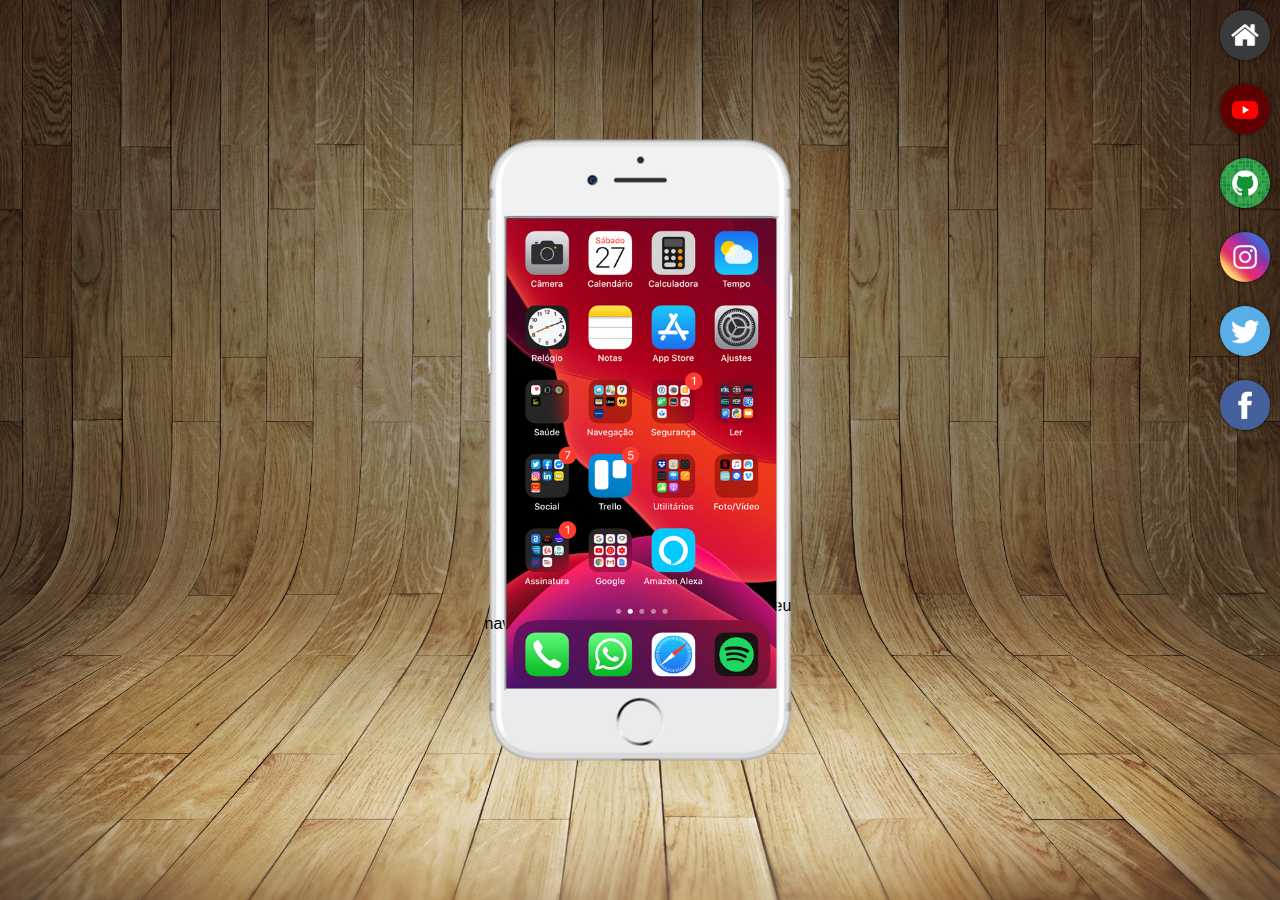
<file: index.html>
<!DOCTYPE html>
<html lang="pt-br">
<head>
    <meta charset="UTF-8">
    <meta http-equiv="X-UA-Compatible" content="IE=edge">
    <meta name="viewport" content="width=device-width, initial-scale=1.0">
    <title>Projeto redes sociais</title>
    <link rel="shortcut icon" href="favicon.ico" type="image/x-icon">
    <link rel="stylesheet" href="estilos/style.css">
</head>
<body>
    <main>
        <section id="telefone">
            <iframe src="home.html" name="tela" id="tela"></iframe>
            Seu navegador não é compativel com isso.
        </section>

        <section id="redes-sociais">

            <a href="home.html" target="tela"> <img src="imagens/logo-home.jpg" alt="home"></a> <br>
            <a href="youtube.html" target="tela"> <img src="imagens/logo-youtube.jpg" alt="youtube"></a> <br>
            <a href="github.html" target="tela"> <img src="imagens/logo-github.jpg" alt="github"></a> <br>
            <a href="instagram.html" target="tela"> <img src="imagens/logo-instagram.jpg" alt="instagram"></a> <br>
            <a href="#" target="name"> <img src="imagens/logo-twitter.jpg" alt="twitter"></a> <br>
            <a href="#" target="name"> <img src="imagens/logo-facebook.jpg" alt="facebook"></a> <br>
            
        </section>
    </main>
</body>
</html>
</file>
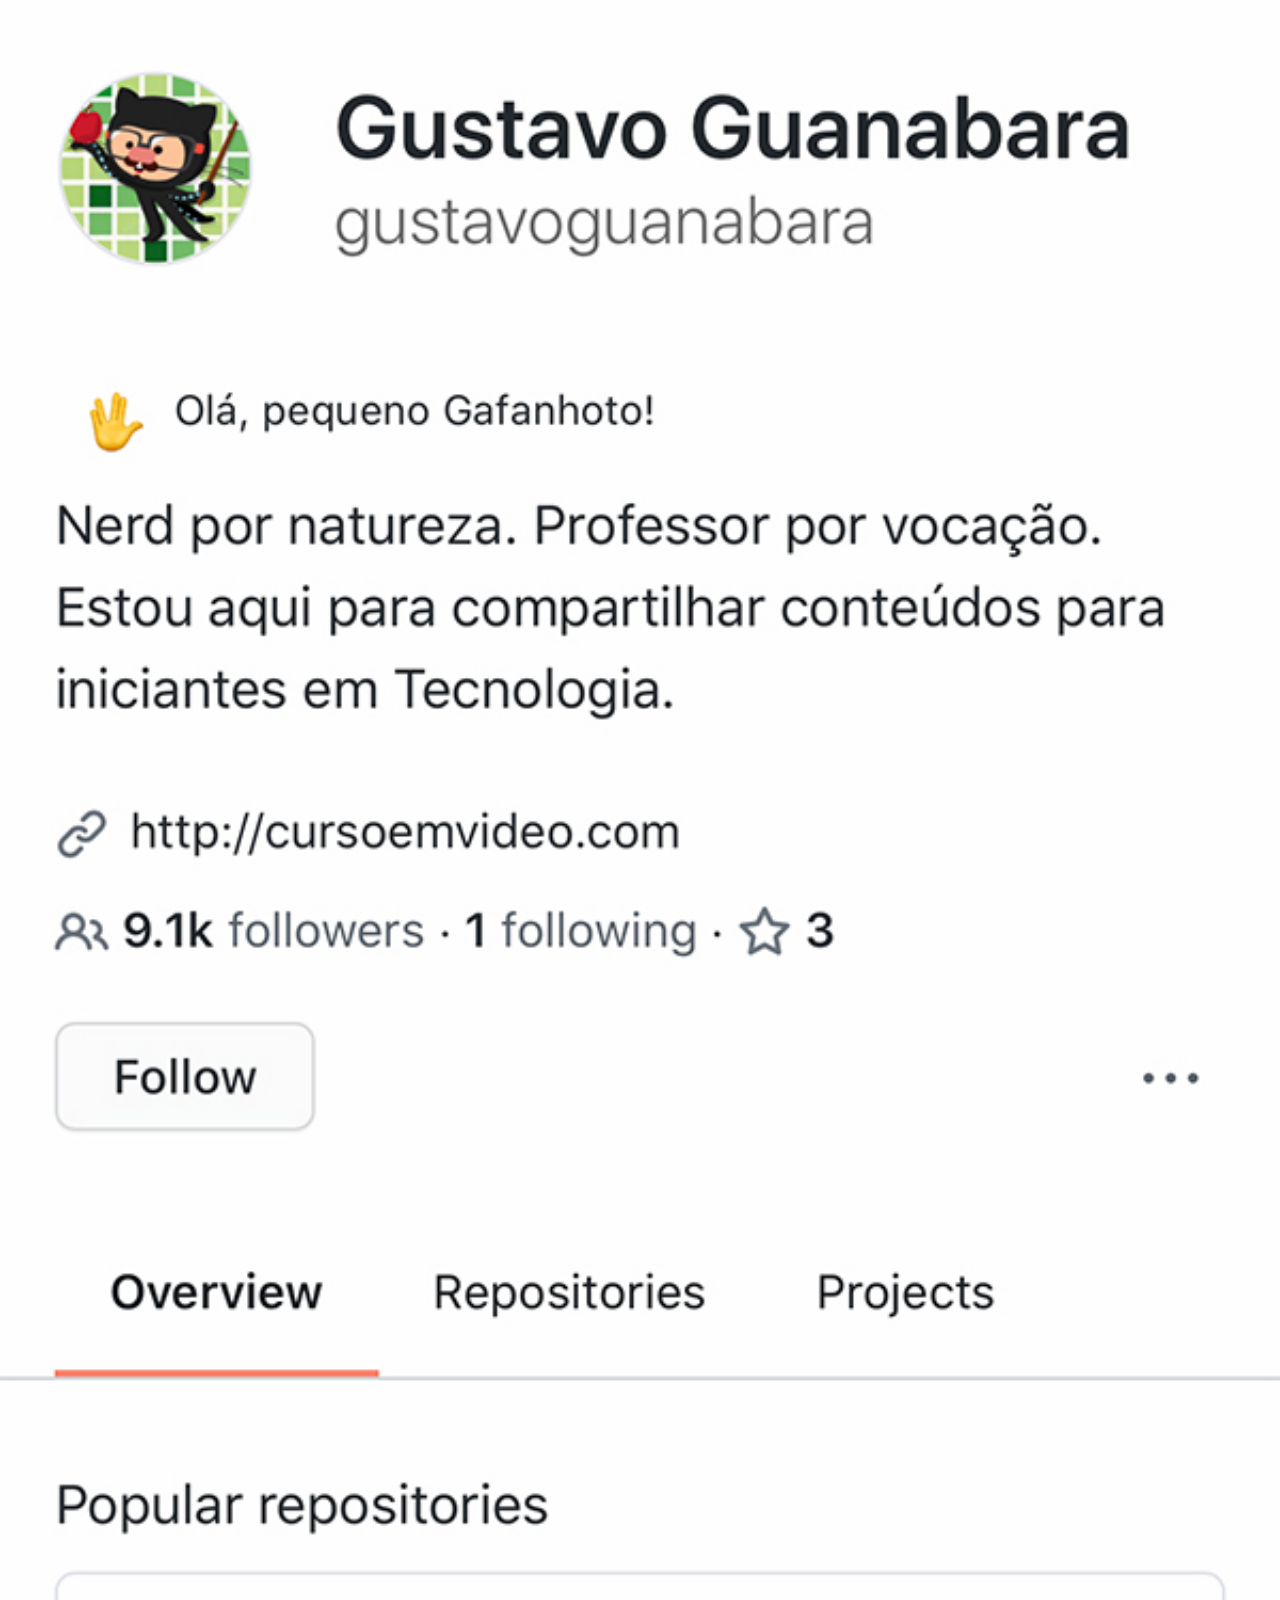
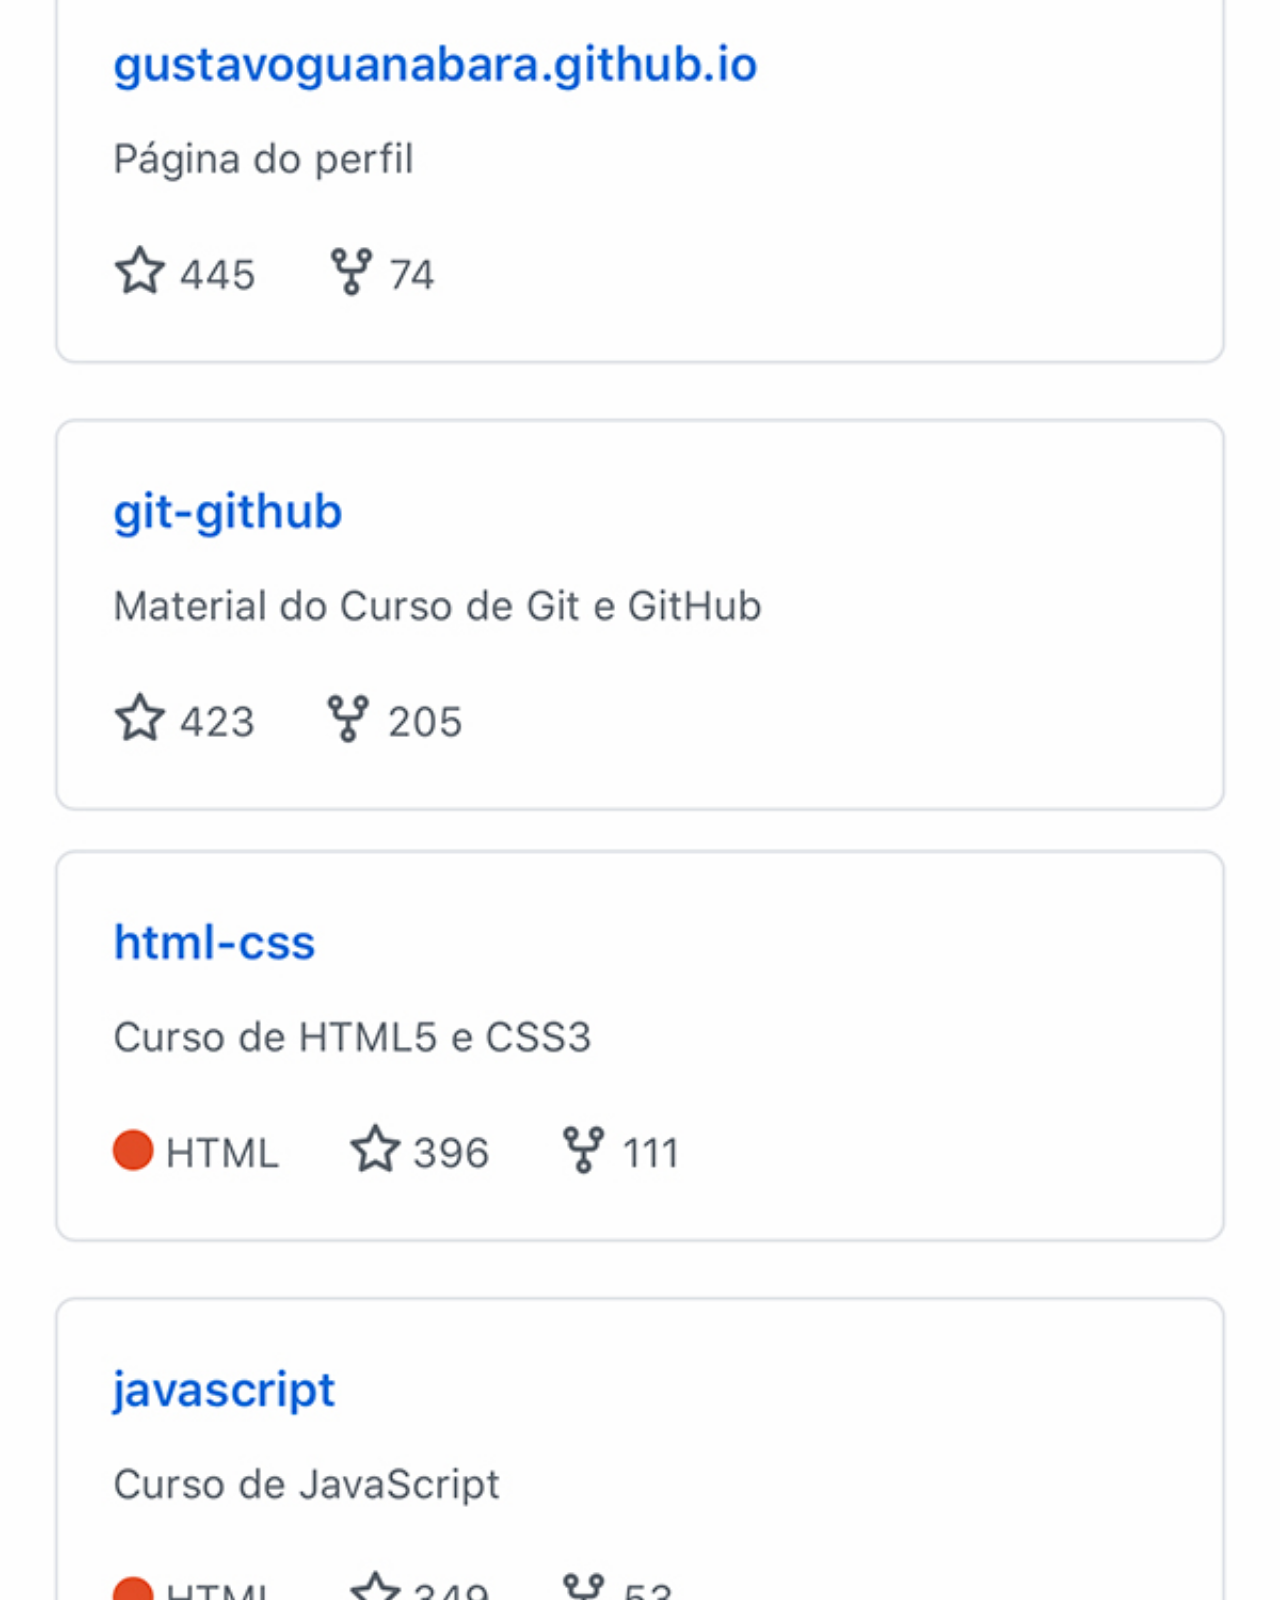
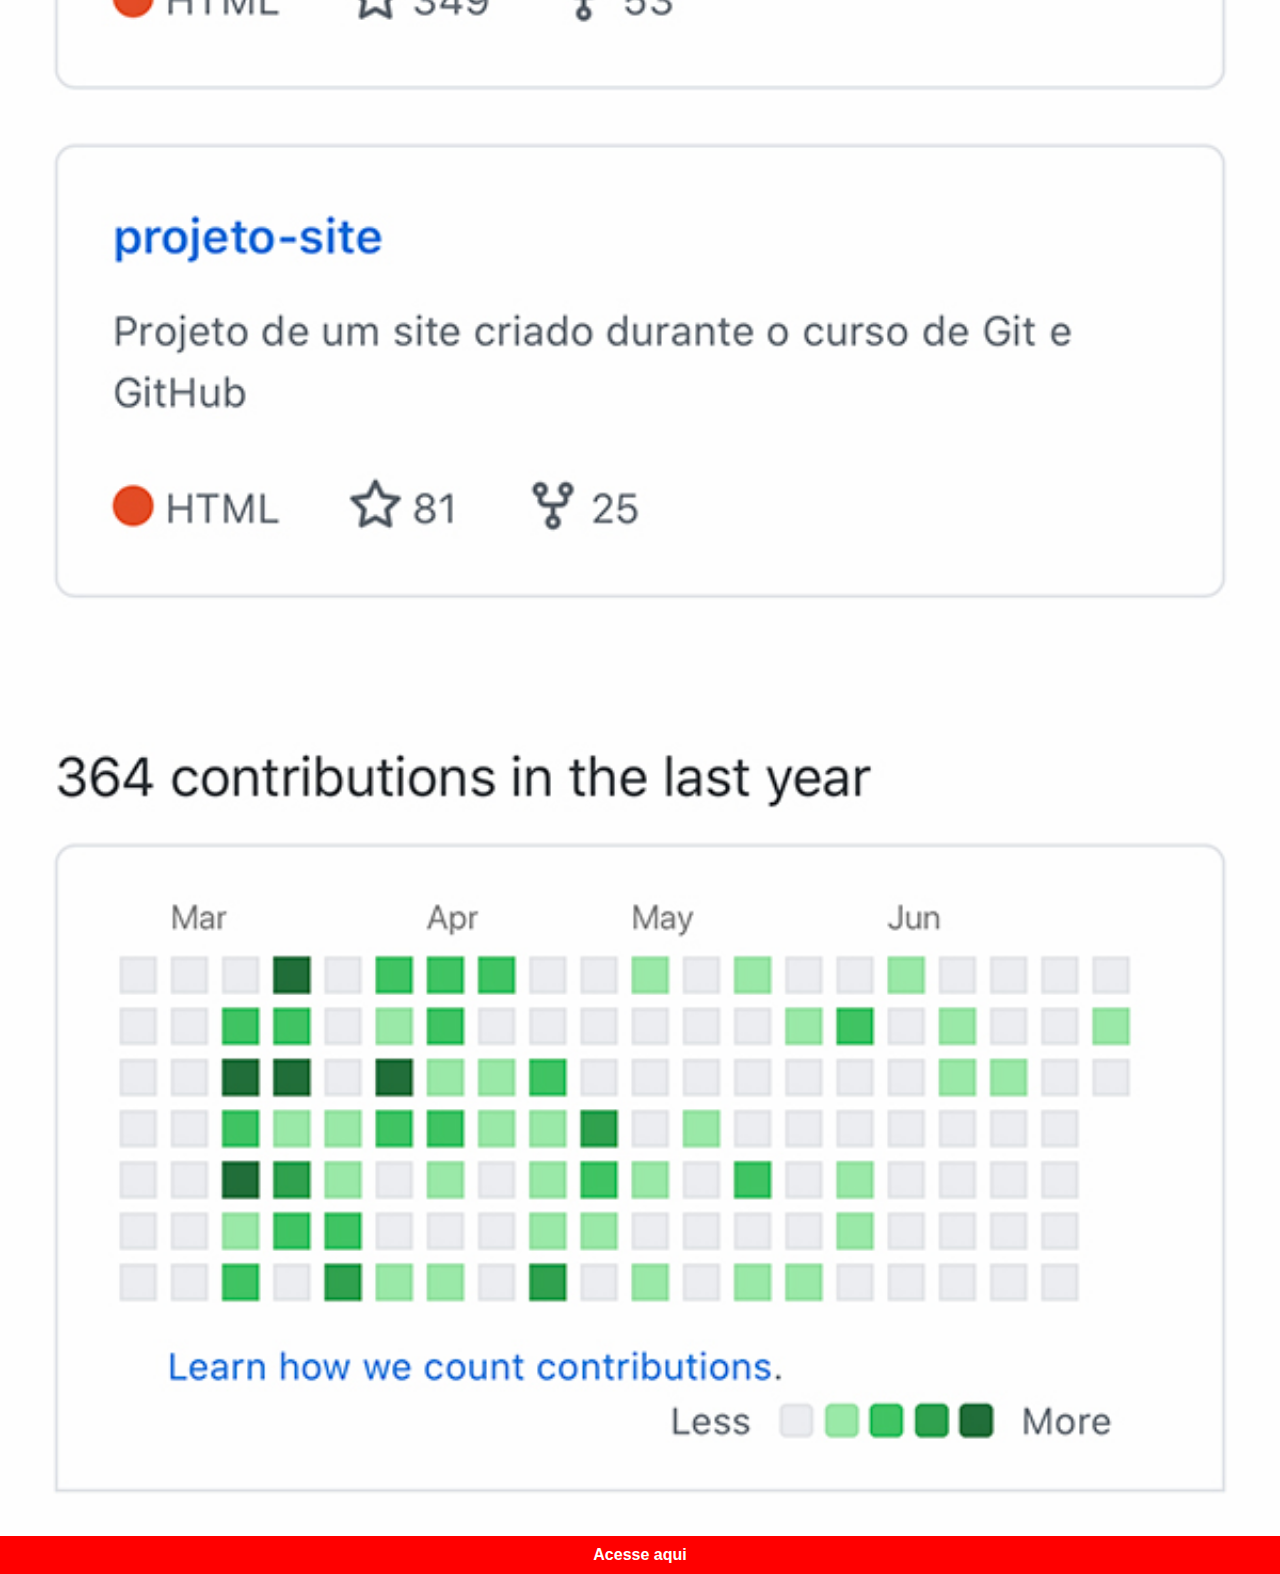
<file: github.html>
<!DOCTYPE html>
<html lang="en">
<head>
    <meta charset="UTF-8">
    <meta http-equiv="X-UA-Compatible" content="IE=edge">
    <meta name="viewport" content="width=device-width, initial-scale=1.0">
    <title>github</title>
    <link rel="stylesheet" href="estilos/social.css">
</head>
<body>
    <img src="imagens/tela-github.jpg" alt="github">
    <a href="https://github.com/gustavoguanabara/"><p>Acesse aqui</p></a>
</body>
</html>
</file>
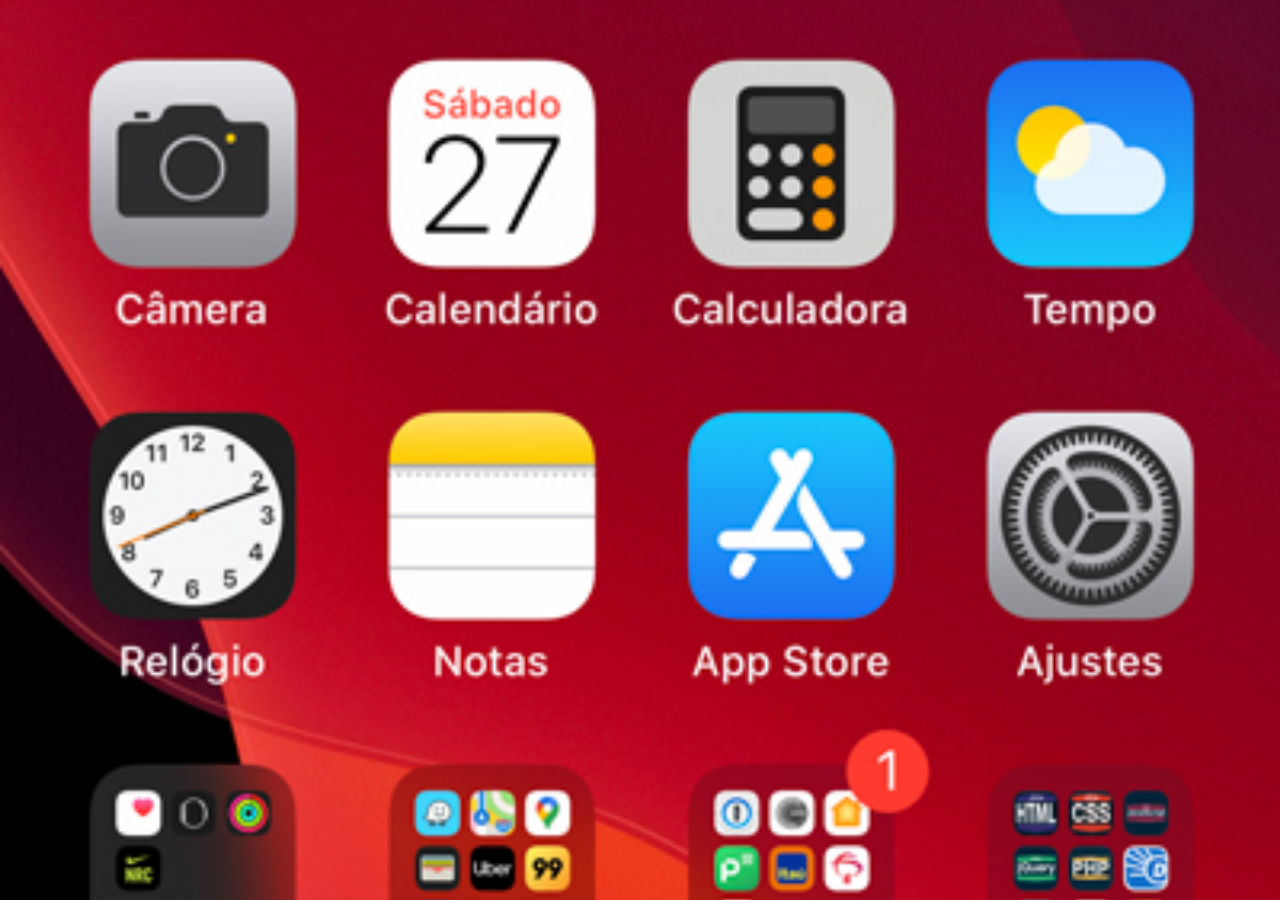
<file: home.html>
<!DOCTYPE html>
<html lang="pt-br">
<head>
    <meta charset="UTF-8">
    <meta http-equiv="X-UA-Compatible" content="IE=edge">
    <meta name="viewport" content="width=device-width, initial-scale=1.0">
    <title>Home</title>
    <Style>

        *
        {
            margin: 0px;
            padding: 0px;

        }
        
        body 
        {
            width: 100vw;
            height: 100vh;
            background: black url(imagens/tela-home.jpg) no-repeat top center ;
            background-size: cover;
            
        }

    </Style>
</head>
<body>
    
</body>
</html>
</file>
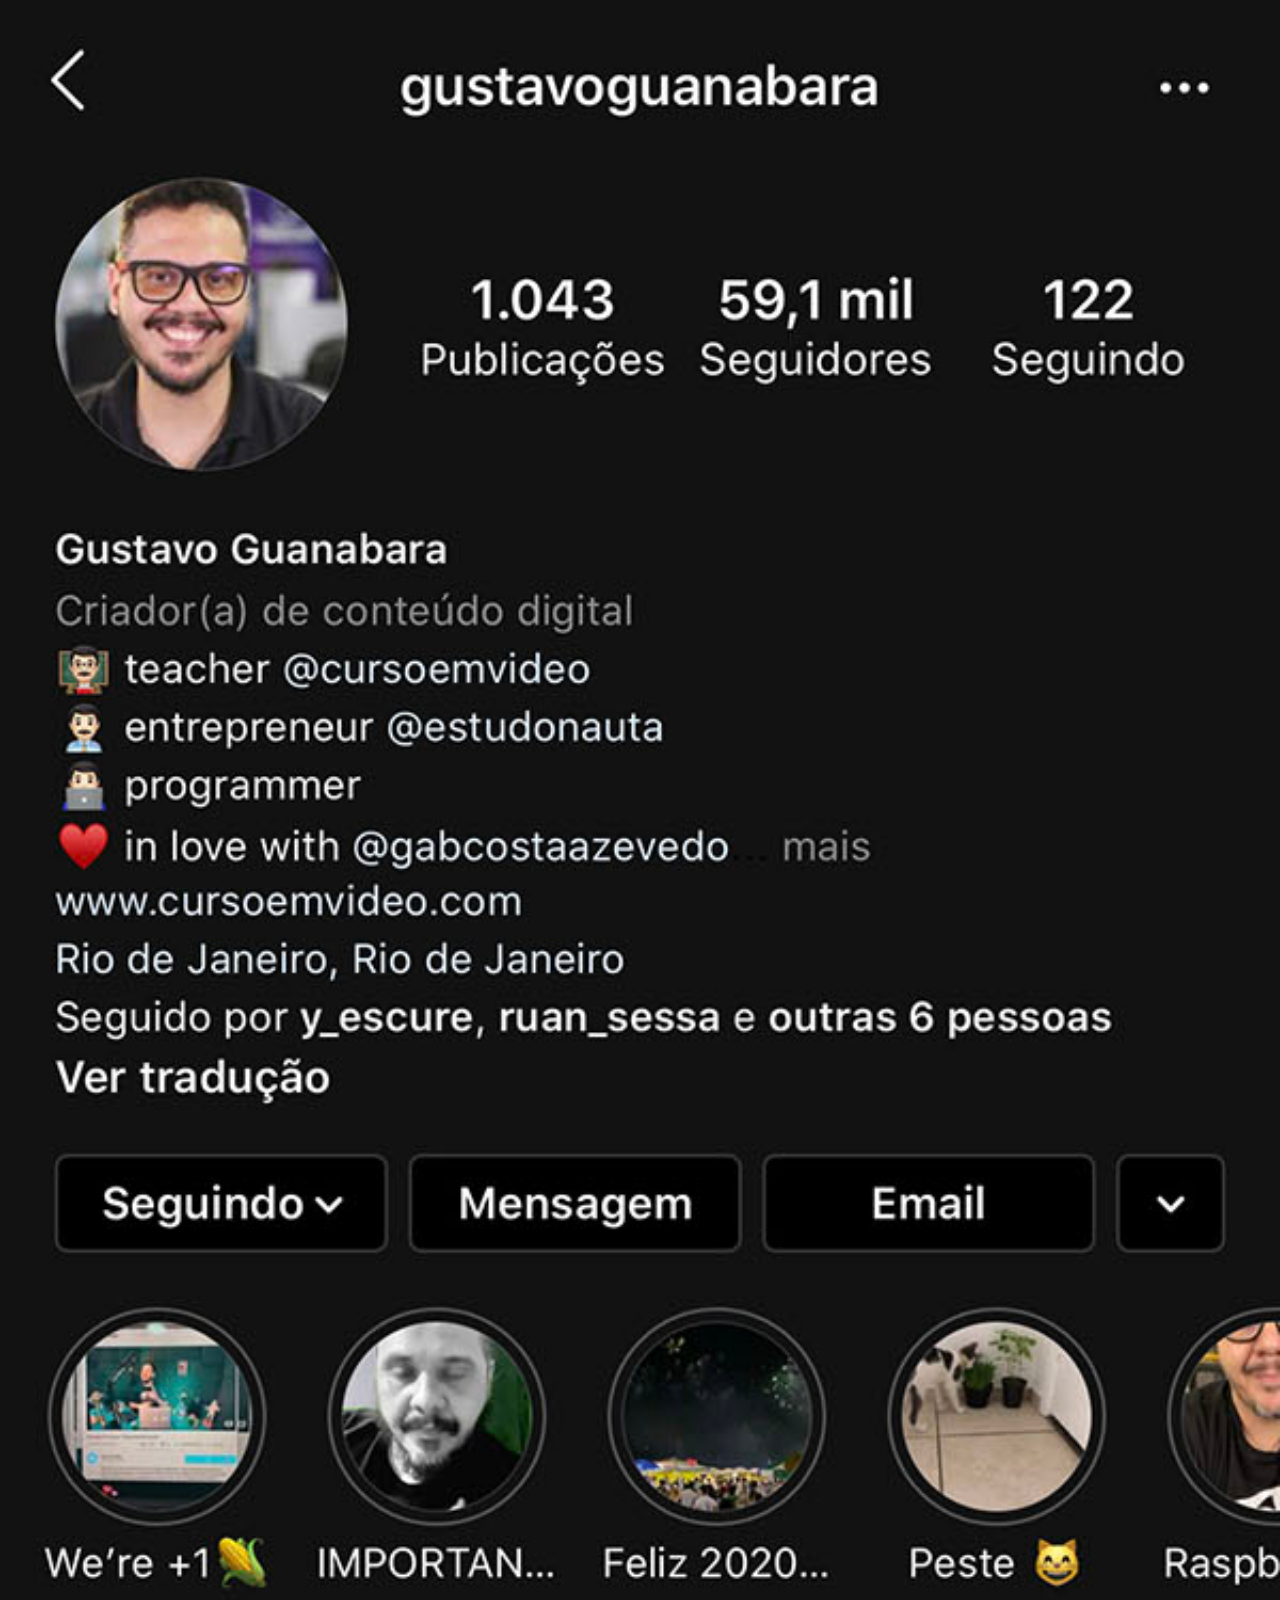
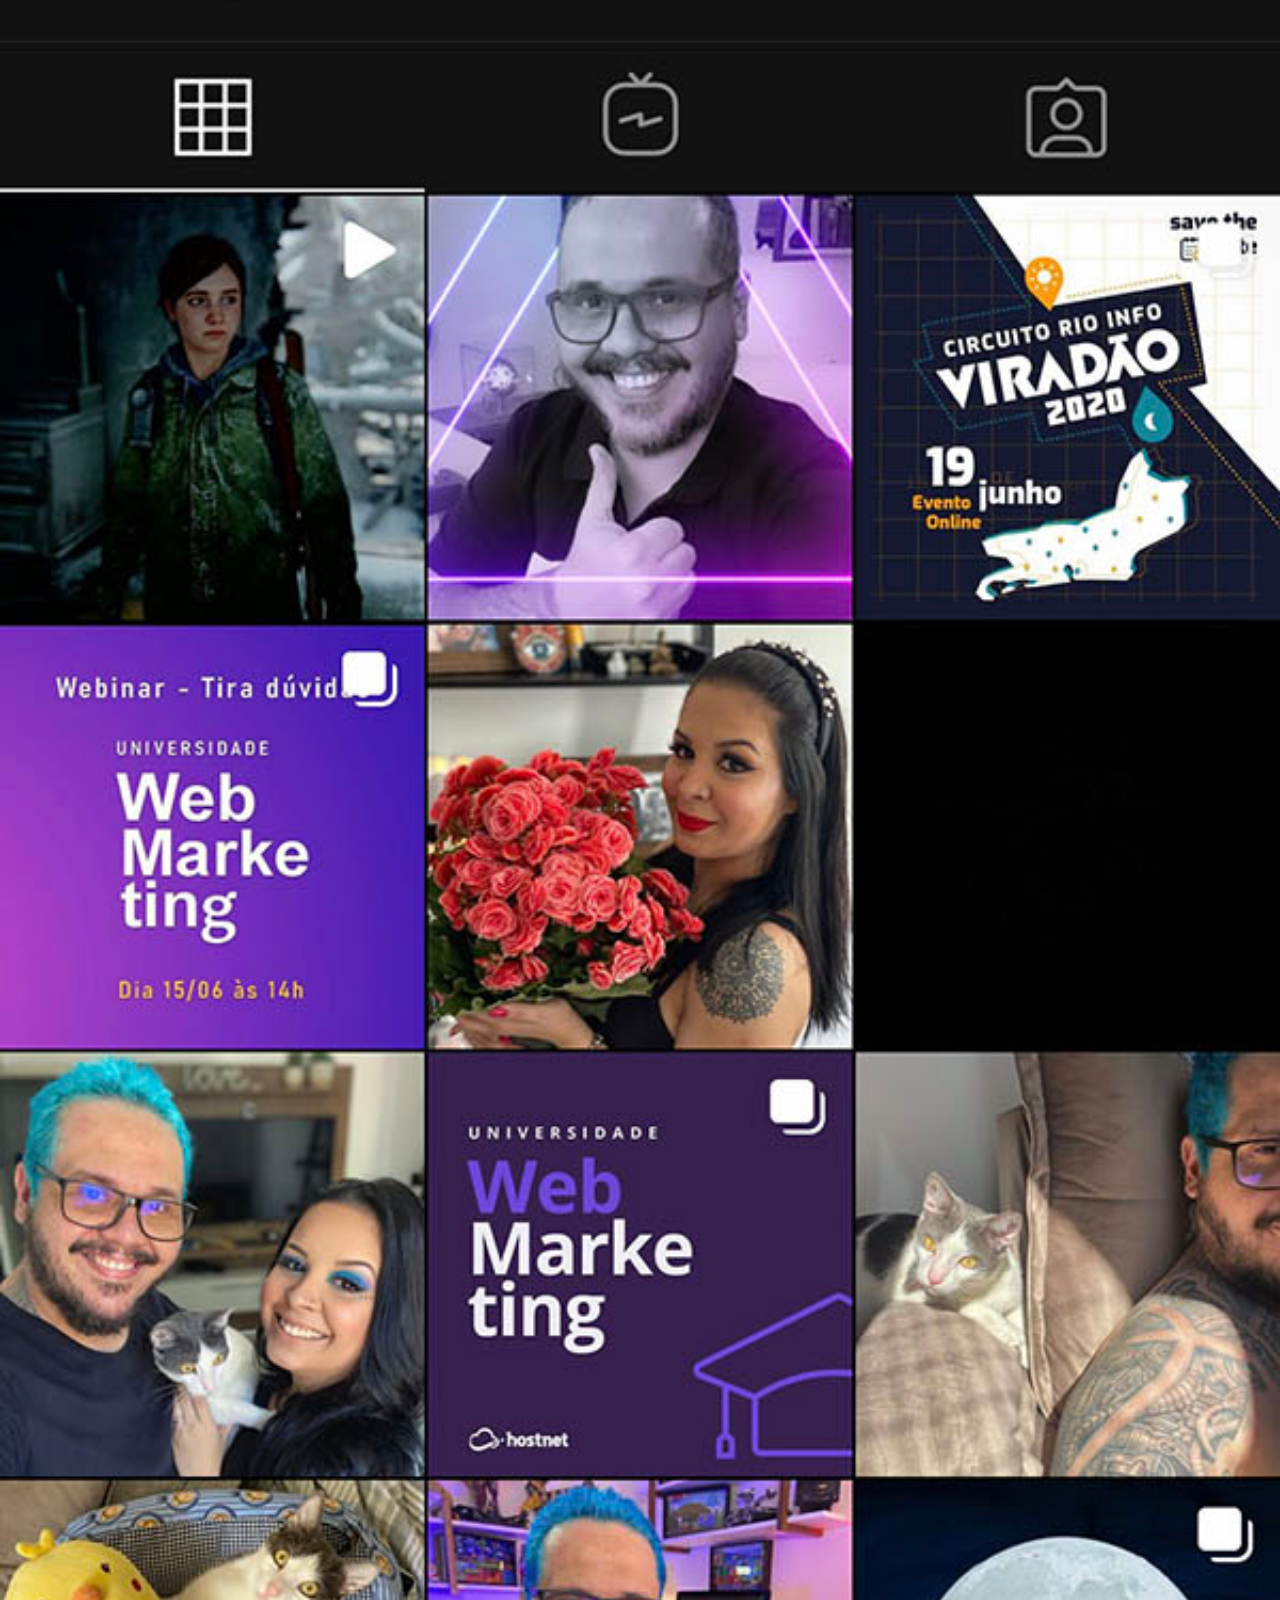
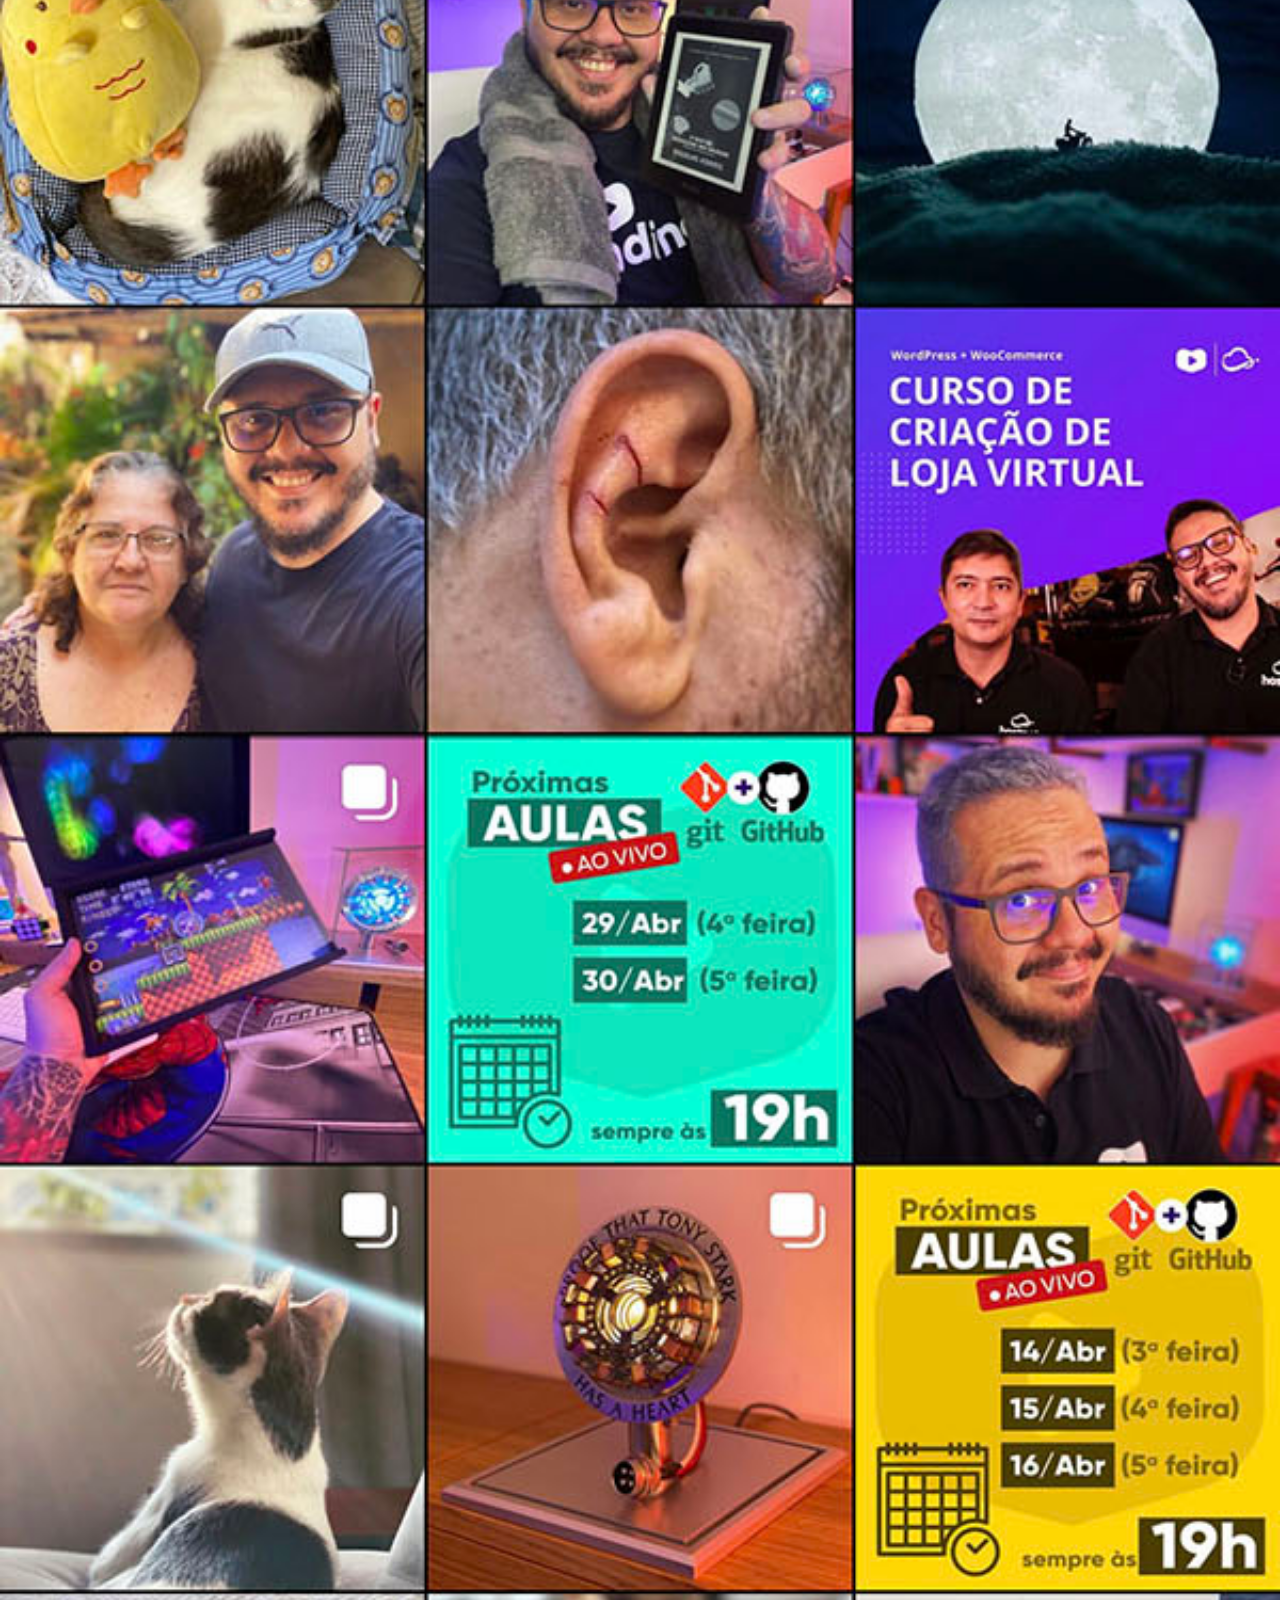
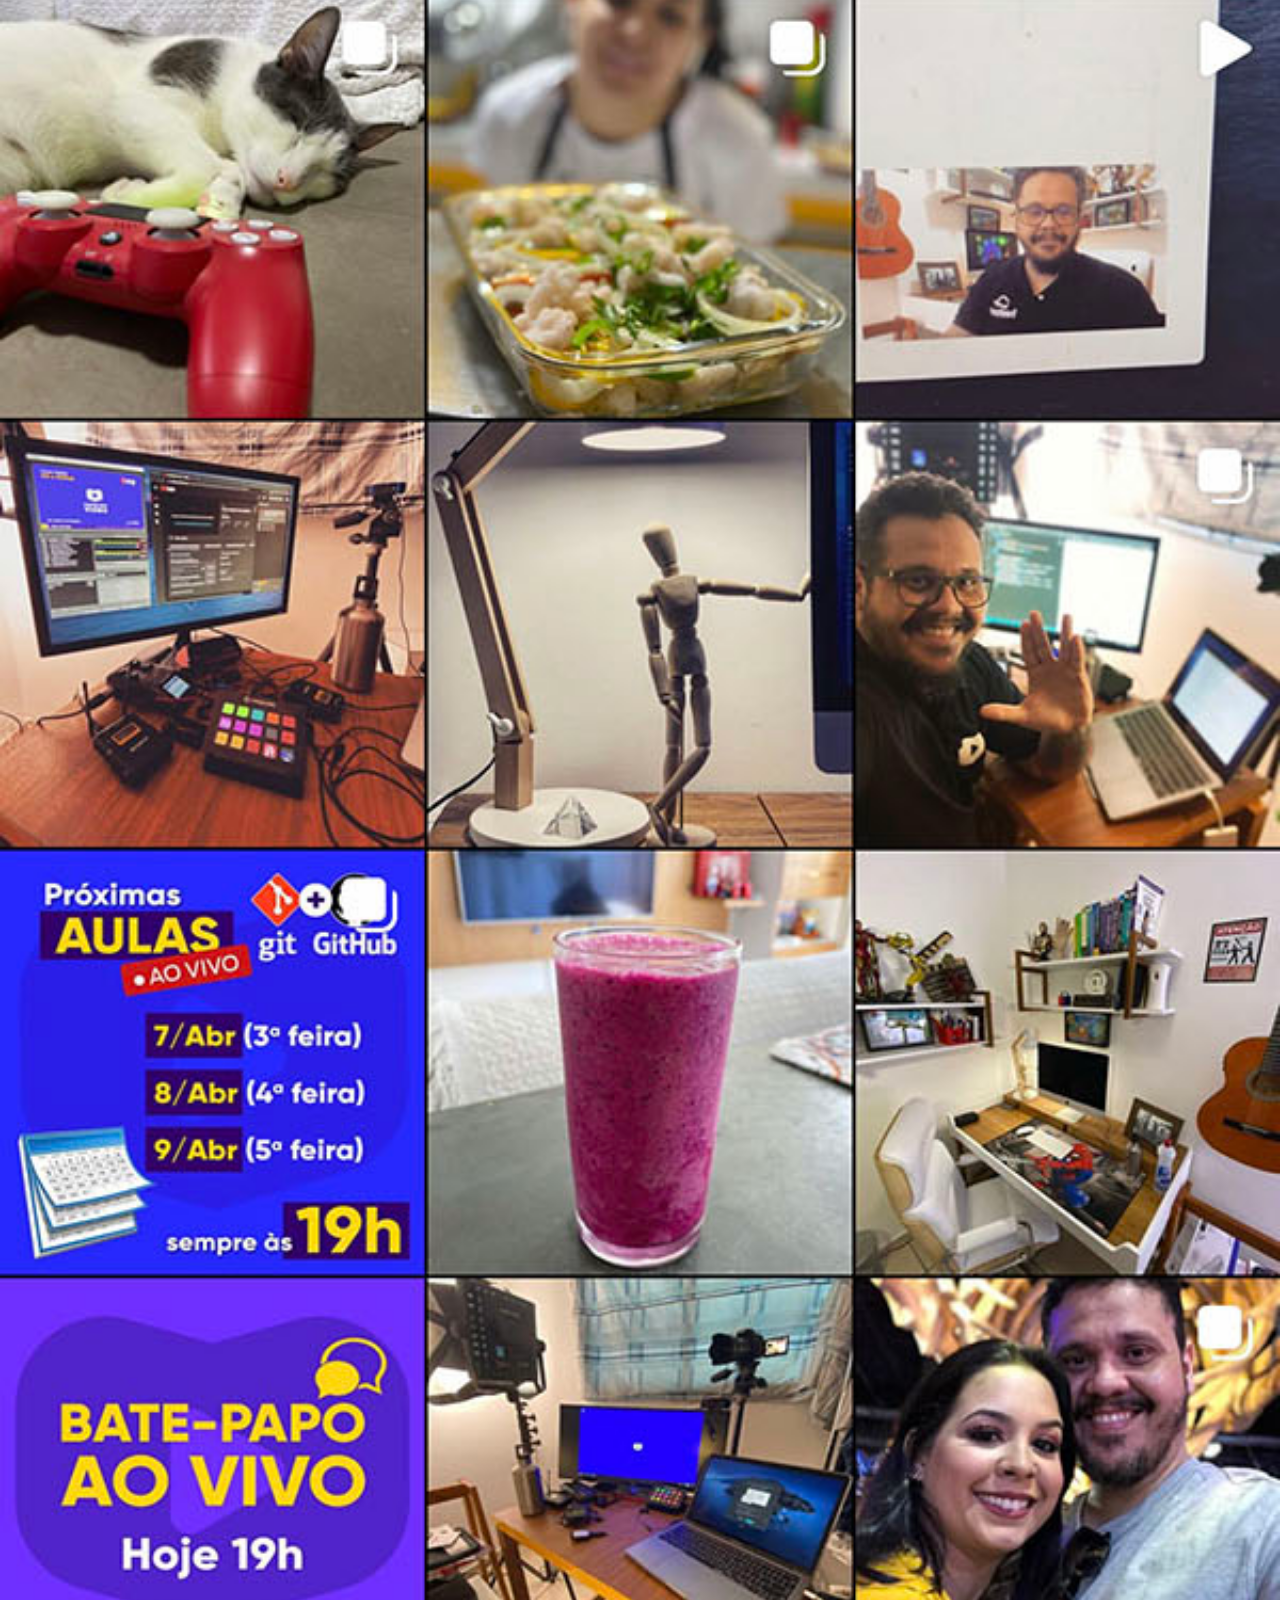
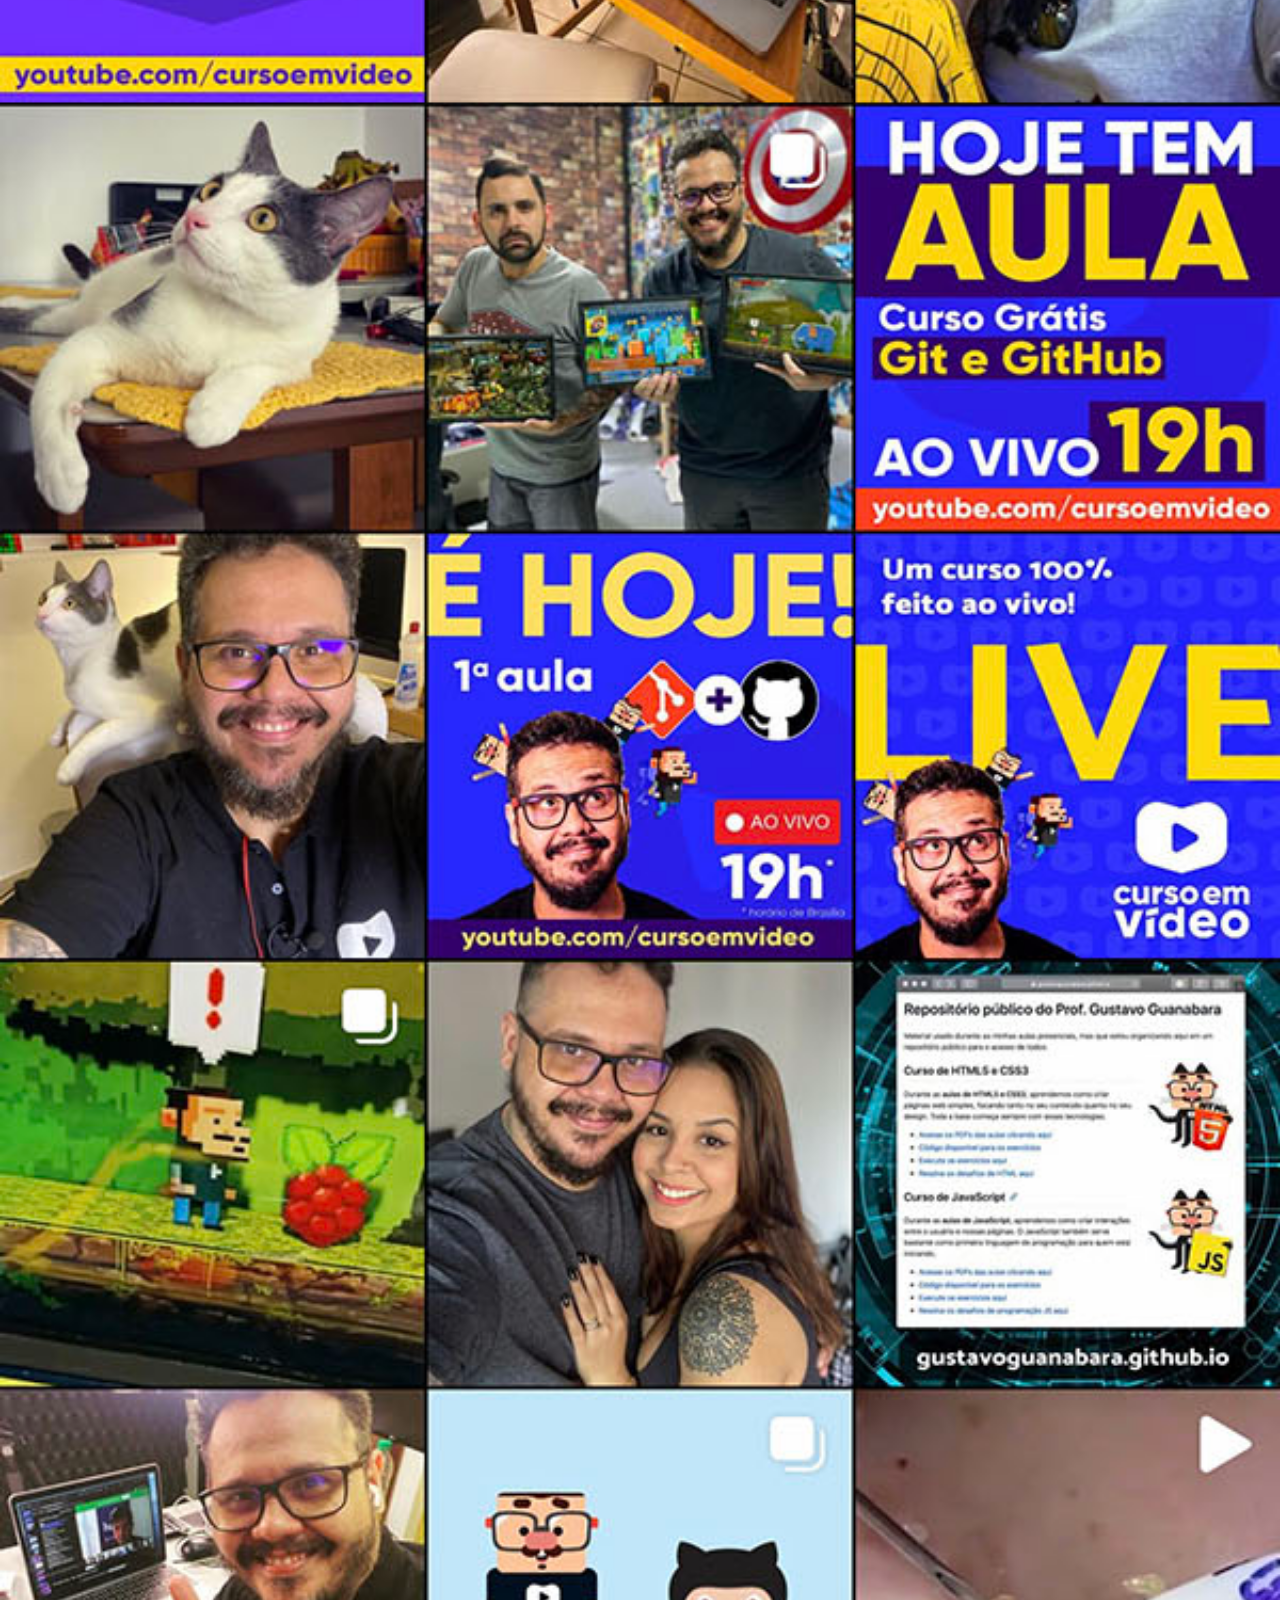
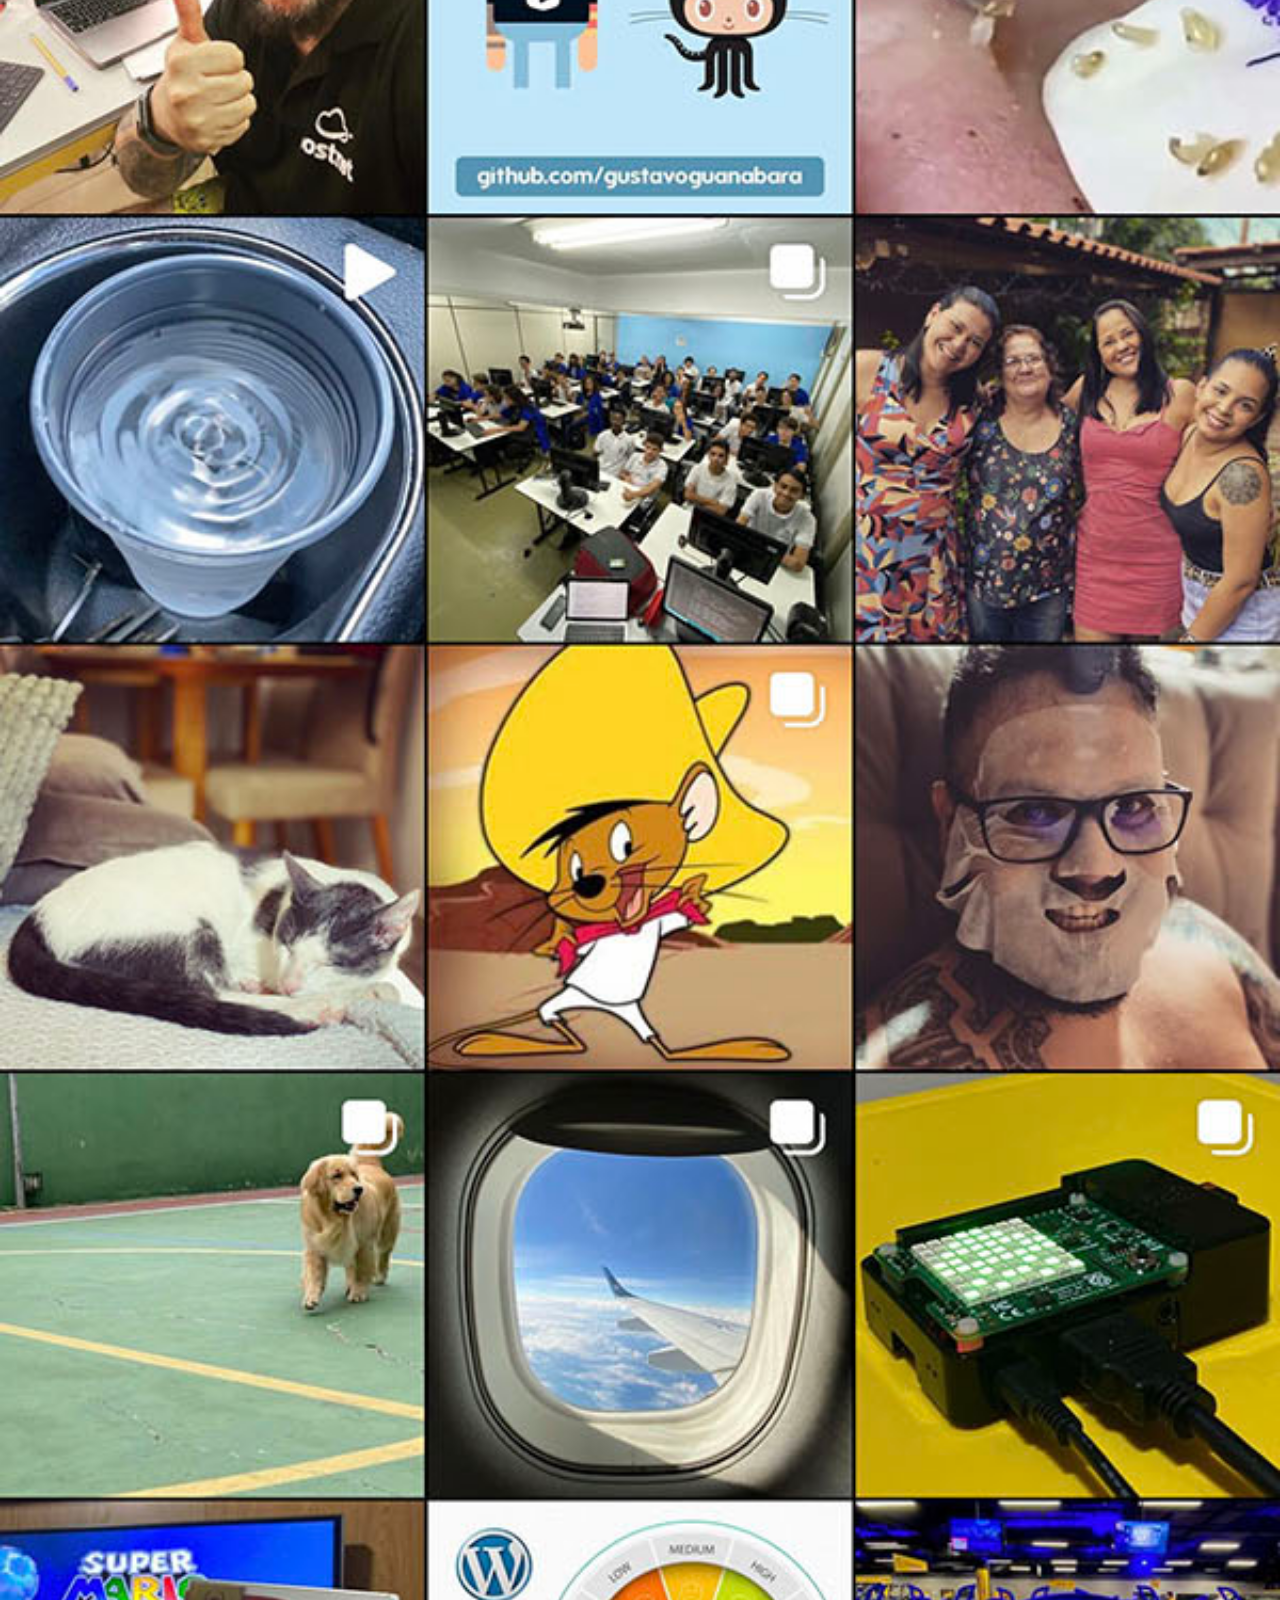
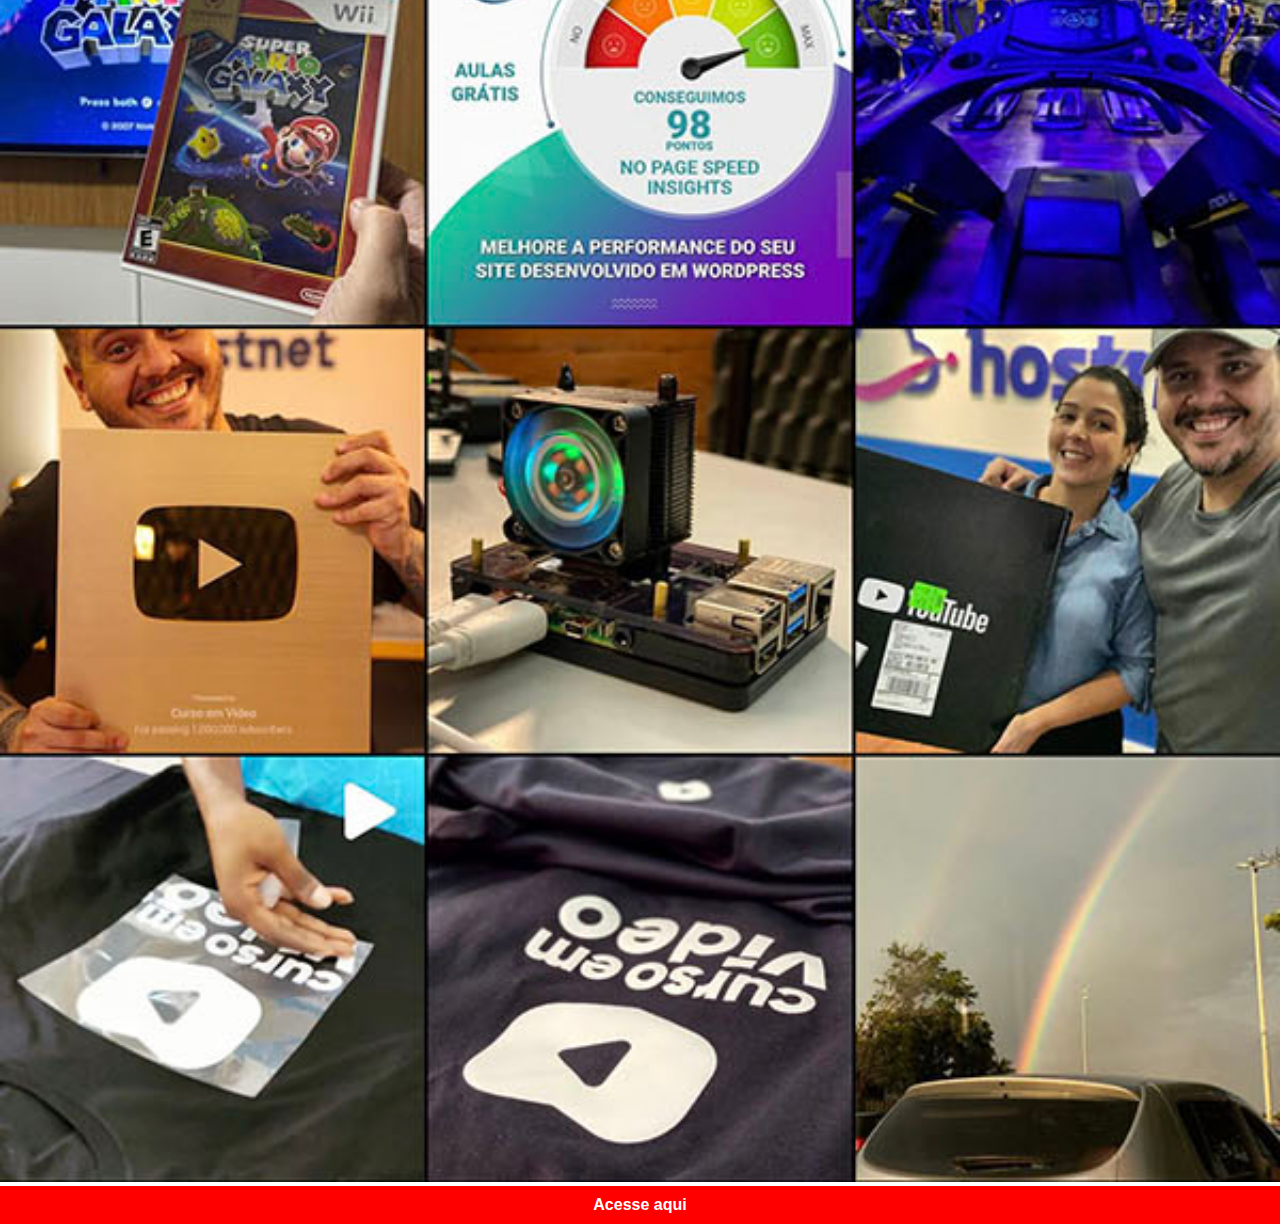
<file: instagram.html>
<!DOCTYPE html>
<html lang="pt-br">
<head>
    <meta charset="UTF-8">
    <meta http-equiv="X-UA-Compatible" content="IE=edge">
    <meta name="viewport" content="width=device-width, initial-scale=1.0">
    <title>instagram</title>
    <link rel="stylesheet" href="estilos/social.css">
</head>
<body>
    <img src="imagens/tela-instagram.jpg" alt="instagram">
    <a href="https://www.instagram.com/gustavoguanabara/"><p>Acesse aqui</p></a>
    
</body>
</html>
</file>
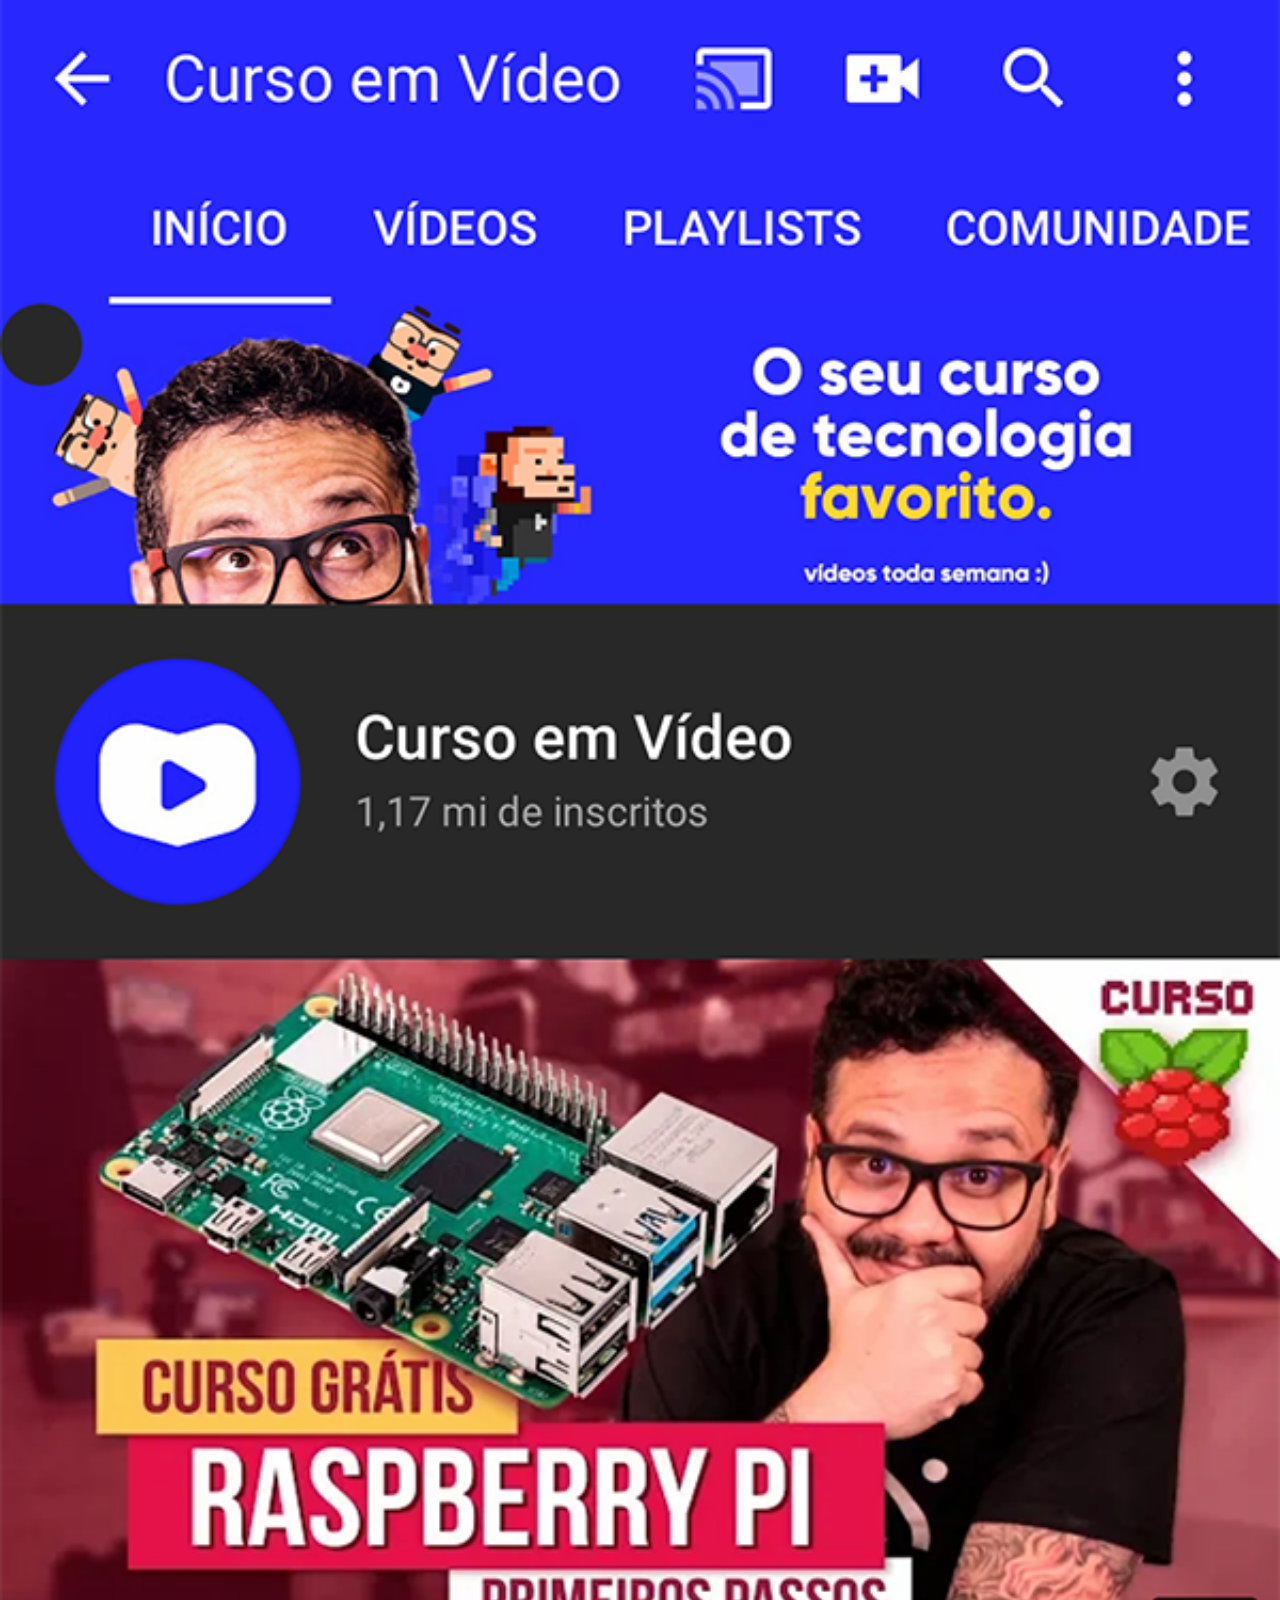
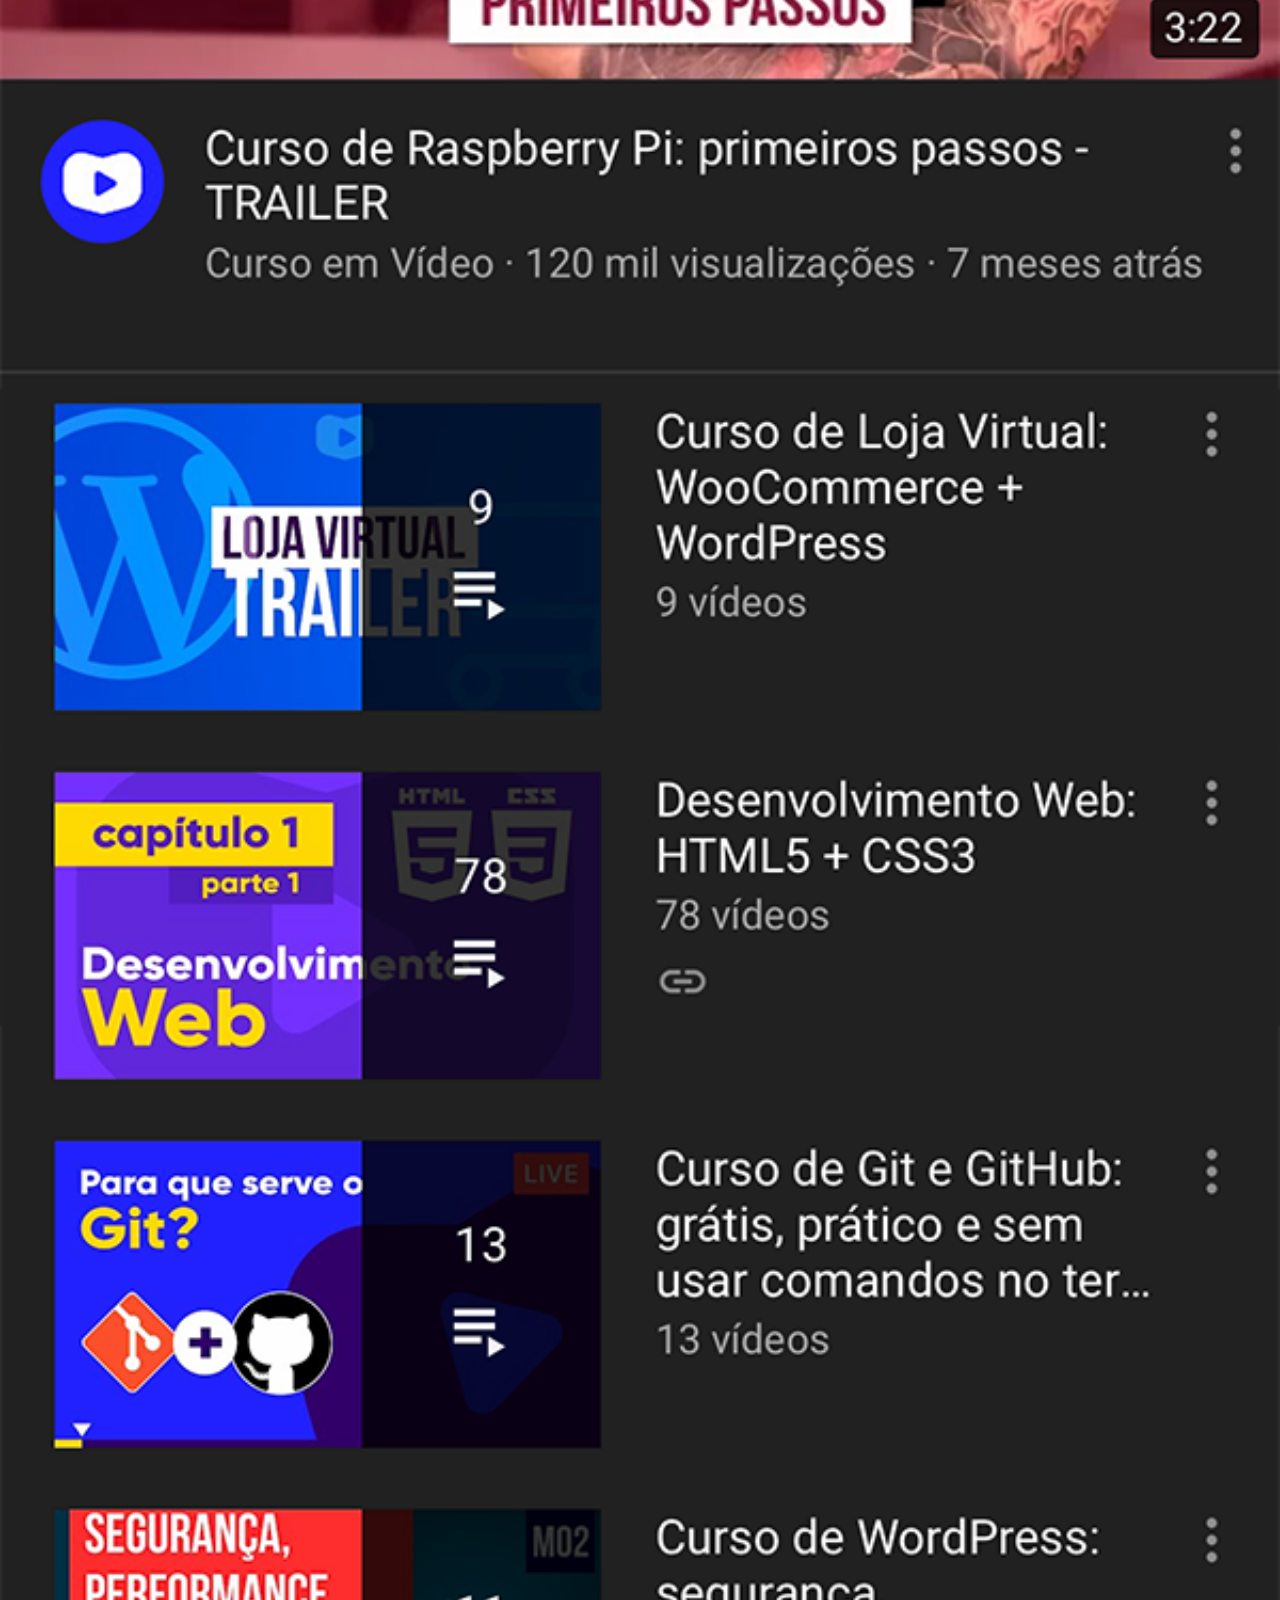
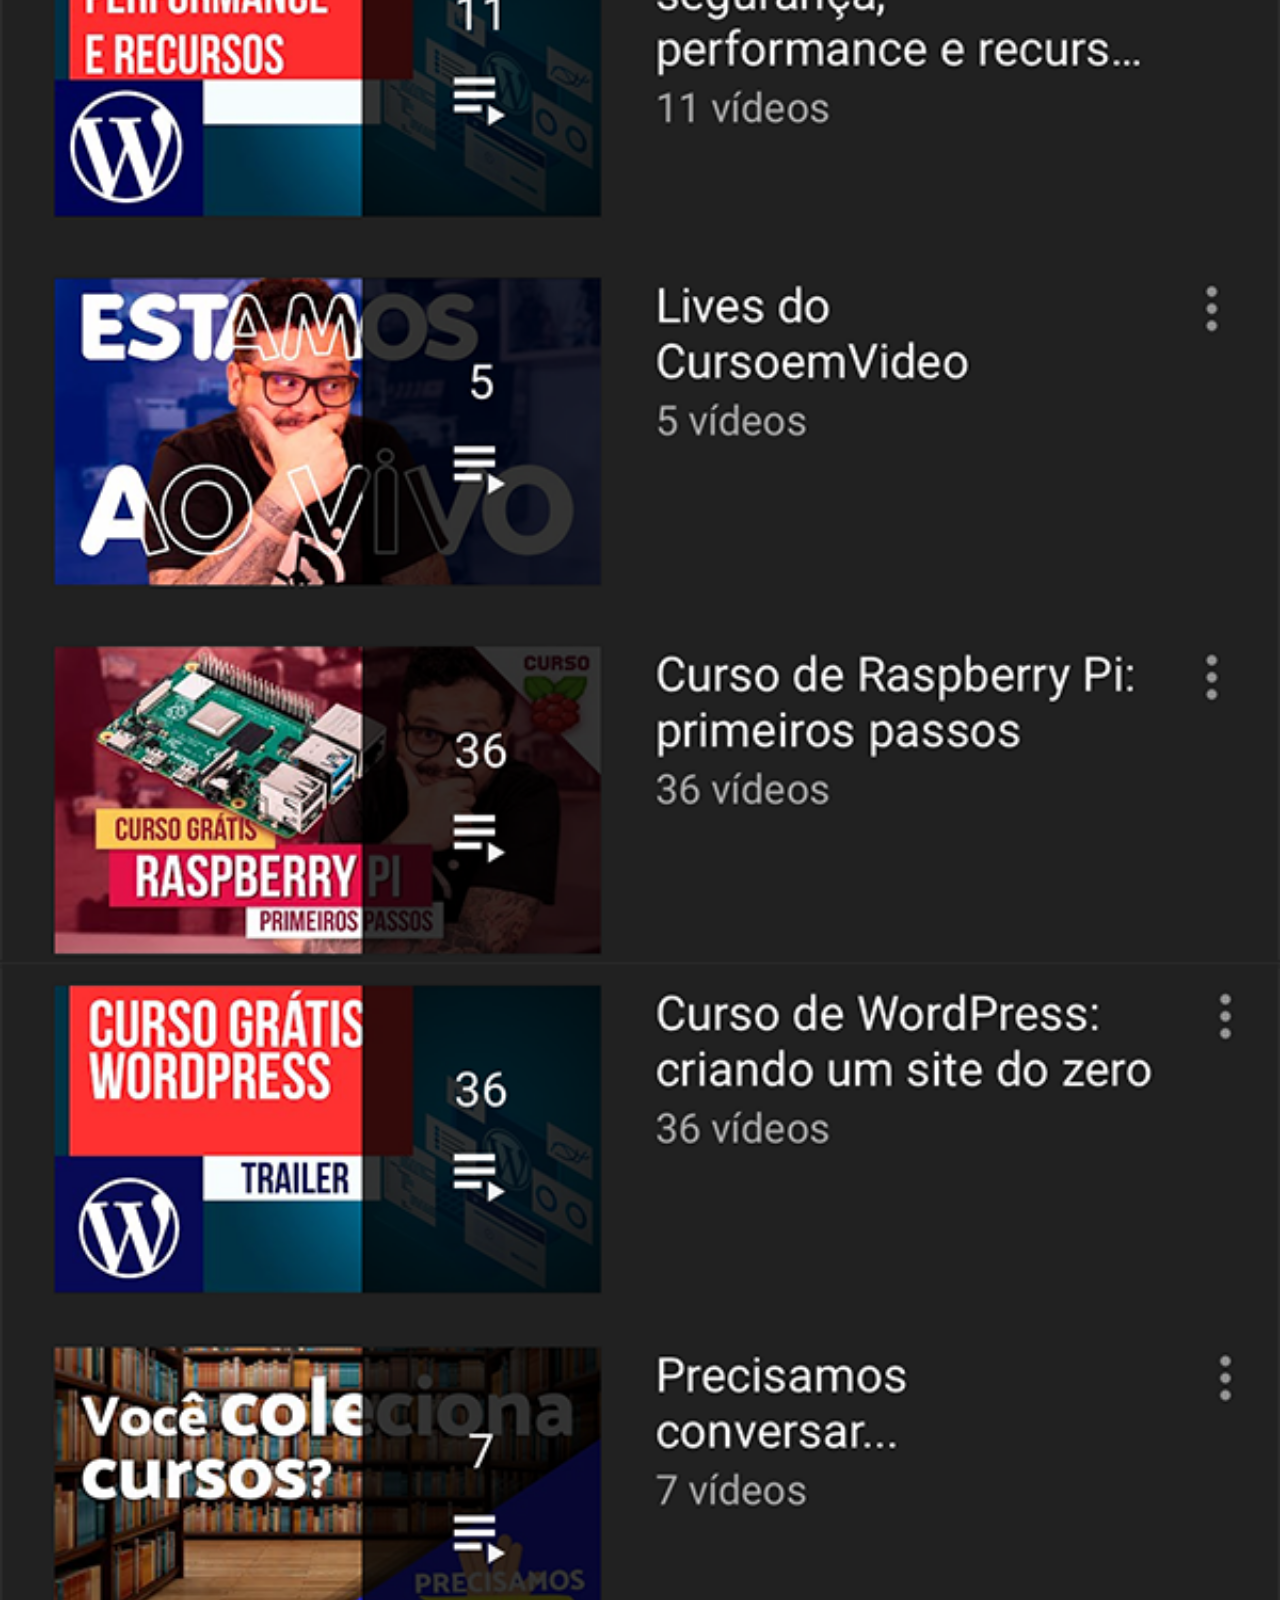
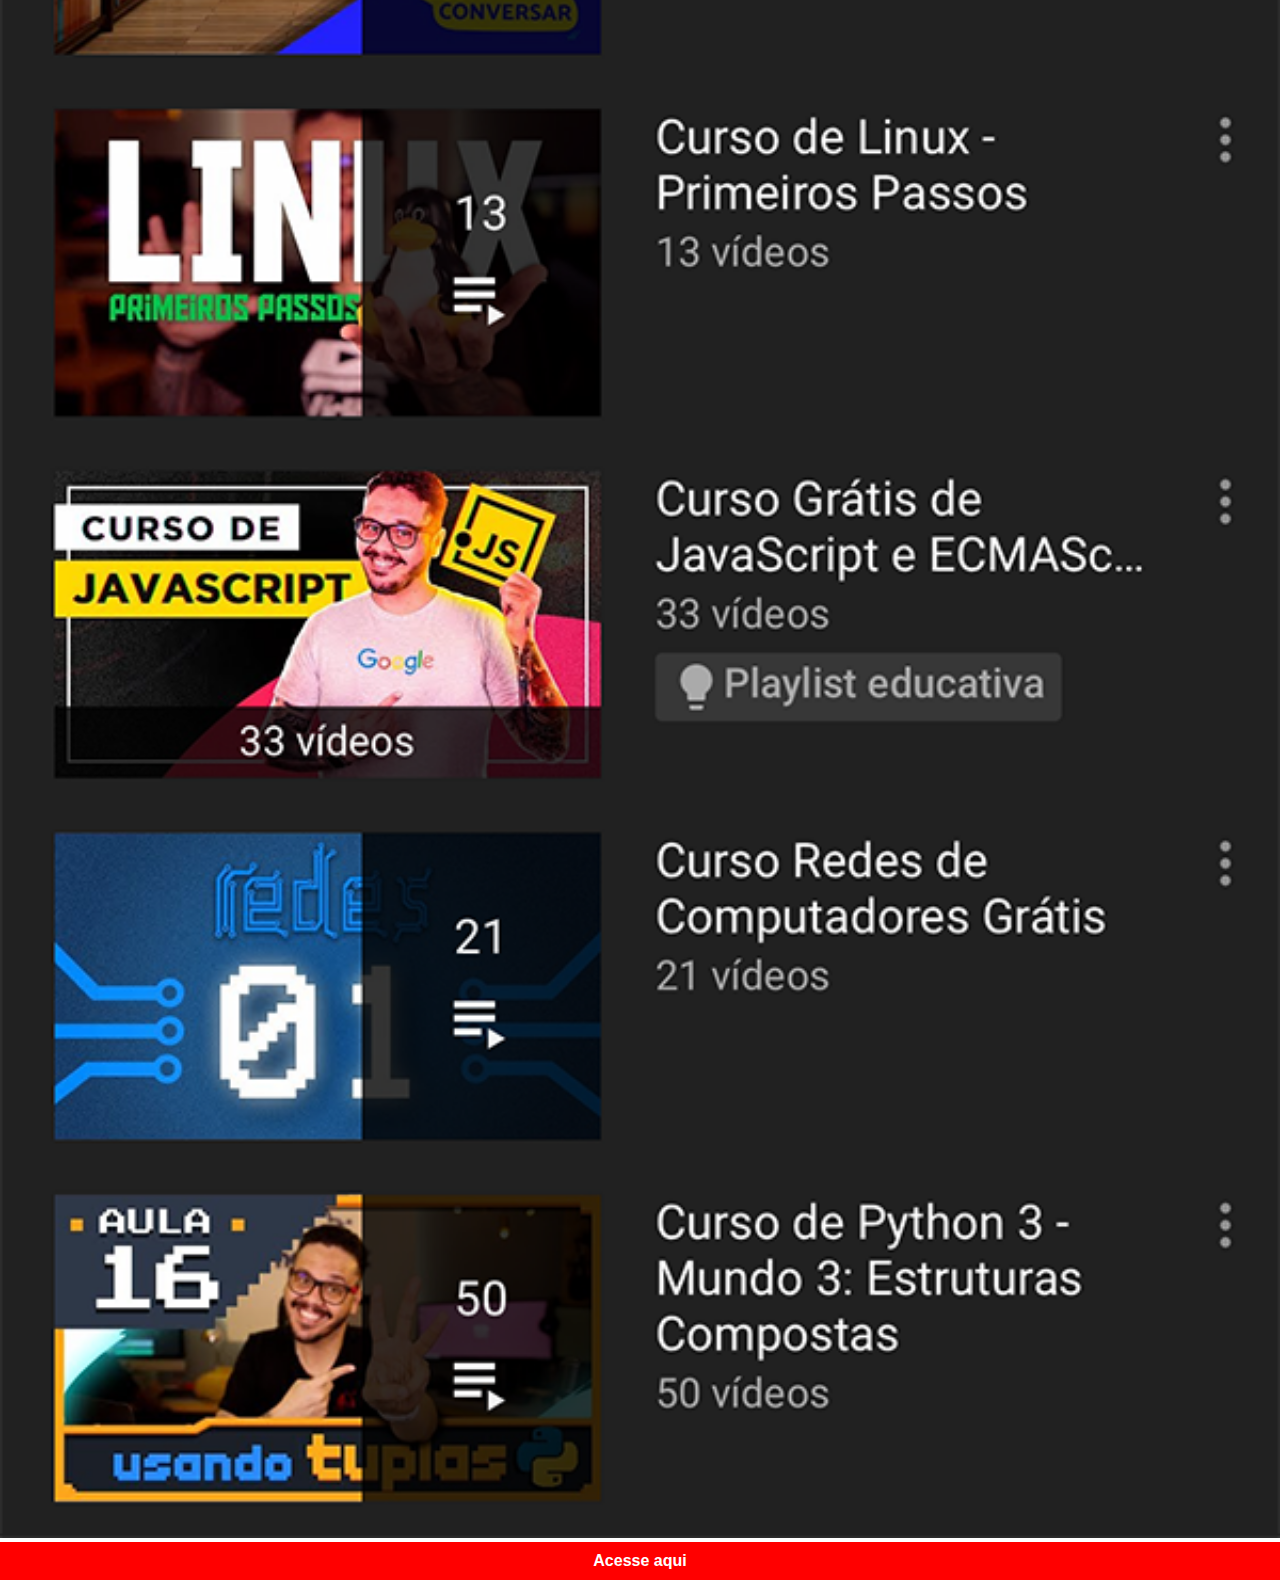
<file: youtube.html>
<!DOCTYPE html>
<html lang="pt-br">
<head>
    <meta charset="UTF-8">
    <meta http-equiv="X-UA-Compatible" content="IE=edge">
    <meta name="viewport" content="width=device-width, initial-scale=1.0">
    <title>youtube</title>
    <link rel="stylesheet" href="estilos/social.css">
  
</head>
<body>
    <img src="imagens/tela-youtube.png" alt="youtube">
    <a href="https://www.youtube.com/@CursoemVideo/playlists" target="_blank"><p>Acesse aqui</p></a>

</body>
</html>
</file>
<file: estilos/style.css>
@charset "UTF-8";

*
{
    margin: 0px;
    padding: 0px;
    font-family: Arial, Helvetica, sans-serif;
}

html, body
{
    height:100vh;
    width: 100vw;
    background-color: black;
}

body
{
    background: url('../imagens/fundo-madeira.jpg');
    background-size: cover;
    background-attachment: fixed;
}

main
{
    height:100vh;
    position: relative;
    
}

section#telefone
{
    height: 627px;
    width: 311px;
    background-color: aqua;
    position: absolute;
    top: 50%;
    left: 50%;
    transform: translate(-50%, -50%);
    background: url('../imagens/frame-iphone.png') no-repeat;
}
iframe#tela
{
    position: relative;
    top: 80px;
    left: 20px;
    width: 270px;
    height: 470px;
}

section#redes-sociais
{
    text-align: right;

}

section#redes-sociais img:hover
{
    border: 2px solid rgba(71, 71, 71, 0.616);
    transform: translate(-5%, -5%);
    box-shadow: 3px 3px 10px rgba(0, 0, 0, 0.603);
    transition: transform 0.2s
    
}

section#redes-sociais img
{
    width: 50px;
    margin: 10px;
    border-radius: 50%;
    box-shadow: 0px 0px 4px rgba(0, 0, 0, 0.596);
    box-sizing: border-box;
}
</file>
<file: estilos/social.css>
*
{
    margin: 0px;
    padding: 0px;
    font-family: Arial, Helvetica, sans-serif;
}
body
{ 
    width: 100vw;
    height: 100vh;
    background: no-repeat;
}
::-webkit-scrollbar
{
    width: 0px;
    height: 0px;
}
p
{
    background-color: red;
    padding: 10px;
    box-sizing: border-box;


}

a
{
    text-decoration: none;
    text-align: center;
    font-weight: bold;
    color: white;
    display: block;
   
}
a:hover
{
    text-shadow: 2px 2px 5px black;

  

}

img
{
    width:100vw;   
    box-sizing: border-box;         

}
</file>
